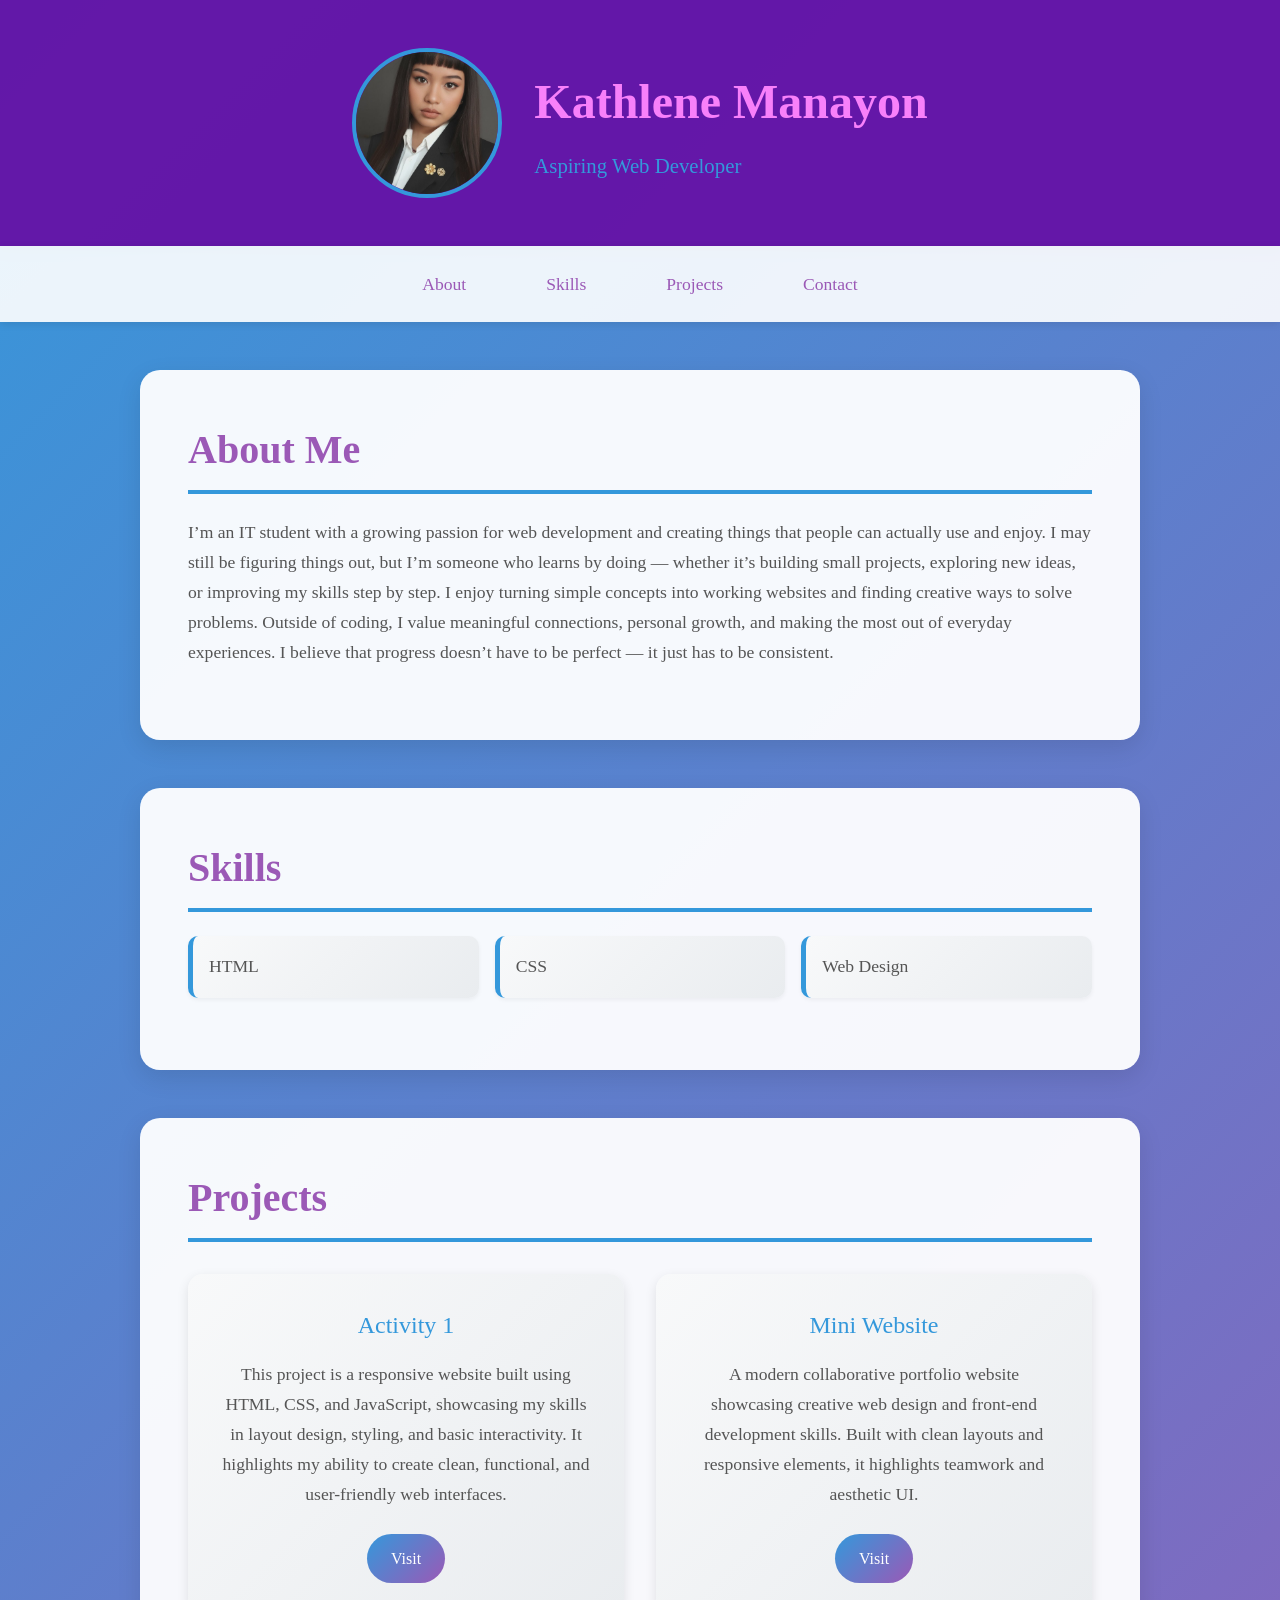
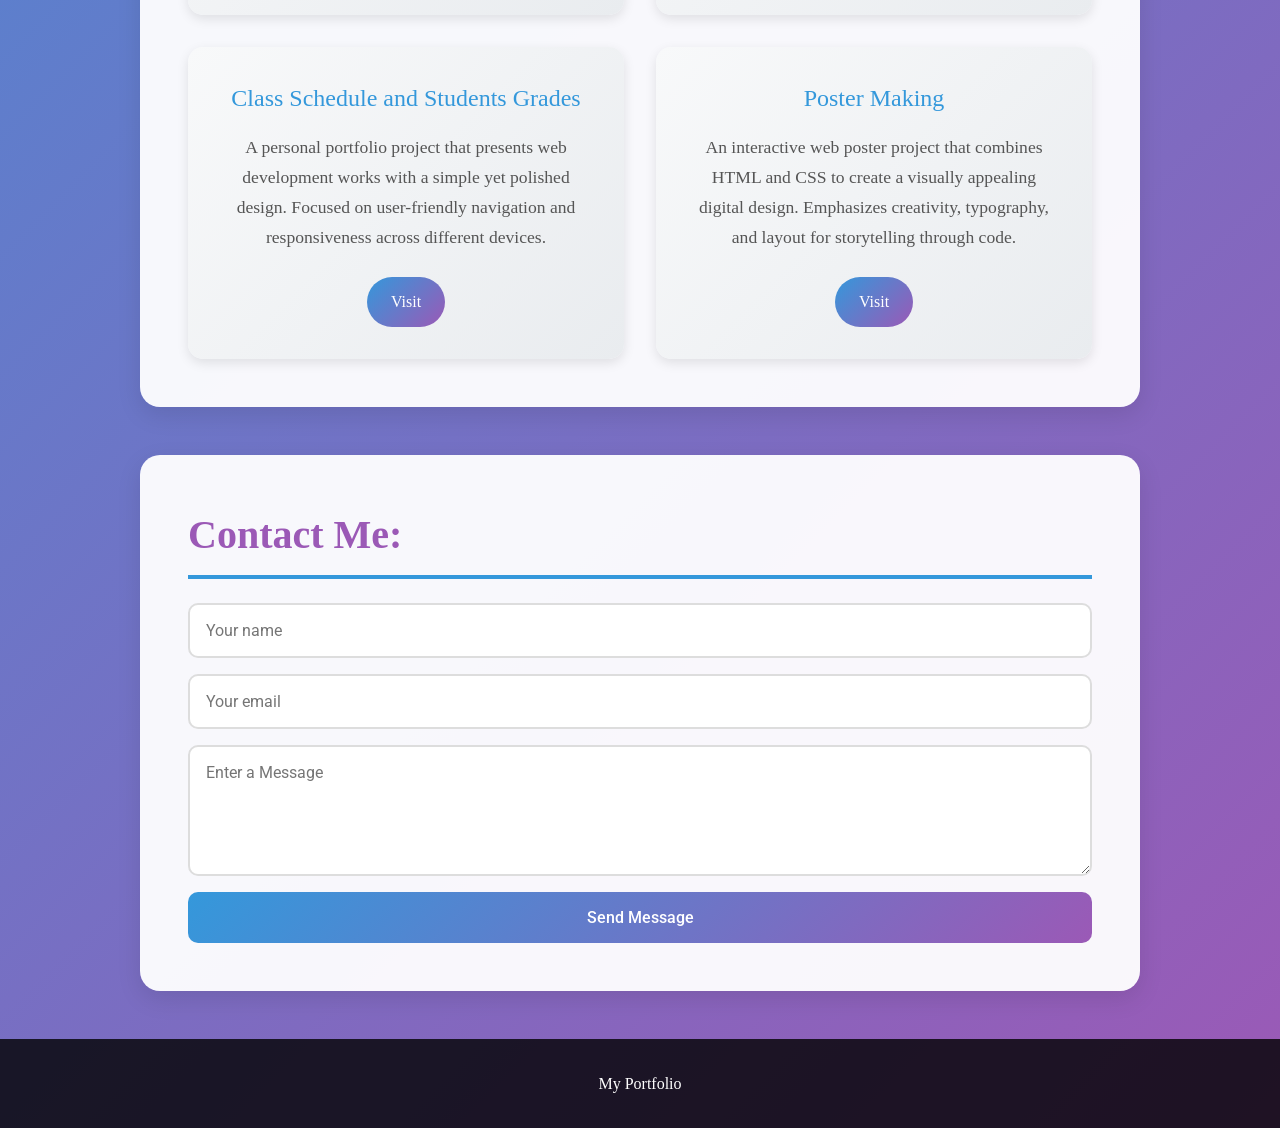
<file: index.html>
<!DOCTYPE html>
<html lang="en">
<head>
<meta charset="UTF-8">
<link rel="stylesheet" href="assets/style.css">
<link href="https://fonts.googleapis.com/css2?family=Roboto:wght@300;400;500;700&display=swap" rel="stylesheet">
<meta name="viewport" content="width=device-width, initial-scale=1.0">
<title>My Portfolio</title>
</head> 
<body> 
    <!-- Header--> 
    <header class="slide-in-left"> 
        <img src="pic1.jpg" alt="Profile Image" class="profile-img float">
        <div class="header-text">
            <h1> Kathlene Manayon </h1> 
            <p> Aspiring Web Developer</p>
        </div>
    </header>
    
    <!-- Navigation -->
    <nav> 
        <button class="hamburger" aria-label="Toggle navigation menu">
            <span></span>
            <span></span>
            <span></span>
        </button>
        <a href="#about">About</a> 
        <a href="#skills">Skills</a> 
        <a href="#projects">Projects</a> 
        <a href="#contact">Contact</a>
    </nav>
    
    <!-- About --> 
    <section id="about" class="fade-in-up" style="animation-delay: 0.5s;"> 
        <h2>About Me</h2 > 
        <p> I’m an IT student with a growing passion for web development and creating things that people can actually use and enjoy. I may still be figuring things out, but I’m someone who learns by doing — whether it’s building small projects, exploring new ideas, or improving my skills step by step. I enjoy turning simple concepts into working websites and finding creative ways to solve problems. Outside of coding, I value meaningful connections, personal growth, and making the most out of everyday experiences. I believe that progress doesn’t have to be perfect — it just has to be consistent.
        </p> 
    </section>
    
    <!-- Skills -->
    <section id="skills" class="fade-in-up" style="animation-delay: 1s;"> 
        <h2>Skills</h2> 
        <ul> 
            <li>HTML</li> 
            <li>CSS</li> 
            <li>Web Design</li> 
        </ul> 
    </section>
    
    <!-- Project --> 
    <section id="projects">
        <h2>Projects</h2> 
        <div class="projects-container">
            <div class="project-card">
                <h3>Activity 1</h3> 
                <p>This project is a responsive website built using HTML, CSS, and JavaScript, showcasing my skills in layout design, styling, and basic interactivity. It highlights my ability to create clean, functional, and user-friendly web interfaces.</p>
                <a href="activity 1.html" class="visit-btn">Visit</a>
            </div>
            <div class="project-card">
                <h3>Mini Website</h3> 
                <p>A modern collaborative portfolio website showcasing creative web design and front-end development skills. Built with clean layouts and responsive elements, it highlights teamwork and aesthetic UI.</p>
                <a href="home.html" class="visit-btn">Visit</a>
            </div>
            <div class="project-card">
                <h3>Class Schedule and Students Grades</h3> 
                <p>A personal portfolio project that presents web development works with a simple yet polished design. Focused on user-friendly navigation and responsiveness across different devices.</p>
                <a href="class schedule.html" class="visit-btn">Visit</a>
            </div>
            <div class="project-card">
                <h3>Poster Making</h3> 
                <p>An interactive web poster project that combines HTML and CSS to create a visually appealing digital design. Emphasizes creativity, typography, and layout for storytelling through code.</p>
                <a href="poster making.html" class="visit-btn">Visit</a>
        </div>
    </section> 
    
    <!-- Contact --> 
    <section id="contact"> 
        <h2>Contact Me:</h2> 
        <form> 
            <input type="text" placeholder="Your name" required> 
            <input type="email" placeholder="Your email" required> 
            <textarea rows="5" placeholder="Enter a Message"></textarea>
            <input type="submit" value="Send Message">
            </form> 
    </section>
    
    <footer> 
        <p> My Portfolio</p> 
    </footer>
    
    <script>
        const hamburger = document.querySelector('.hamburger');
        const nav = document.querySelector('nav');
        
        hamburger.addEventListener('click', () => {
            nav.classList.toggle('active');
            hamburger.classList.toggle('active');
        });
    </script>
    
    </body>
    </html>
</file>
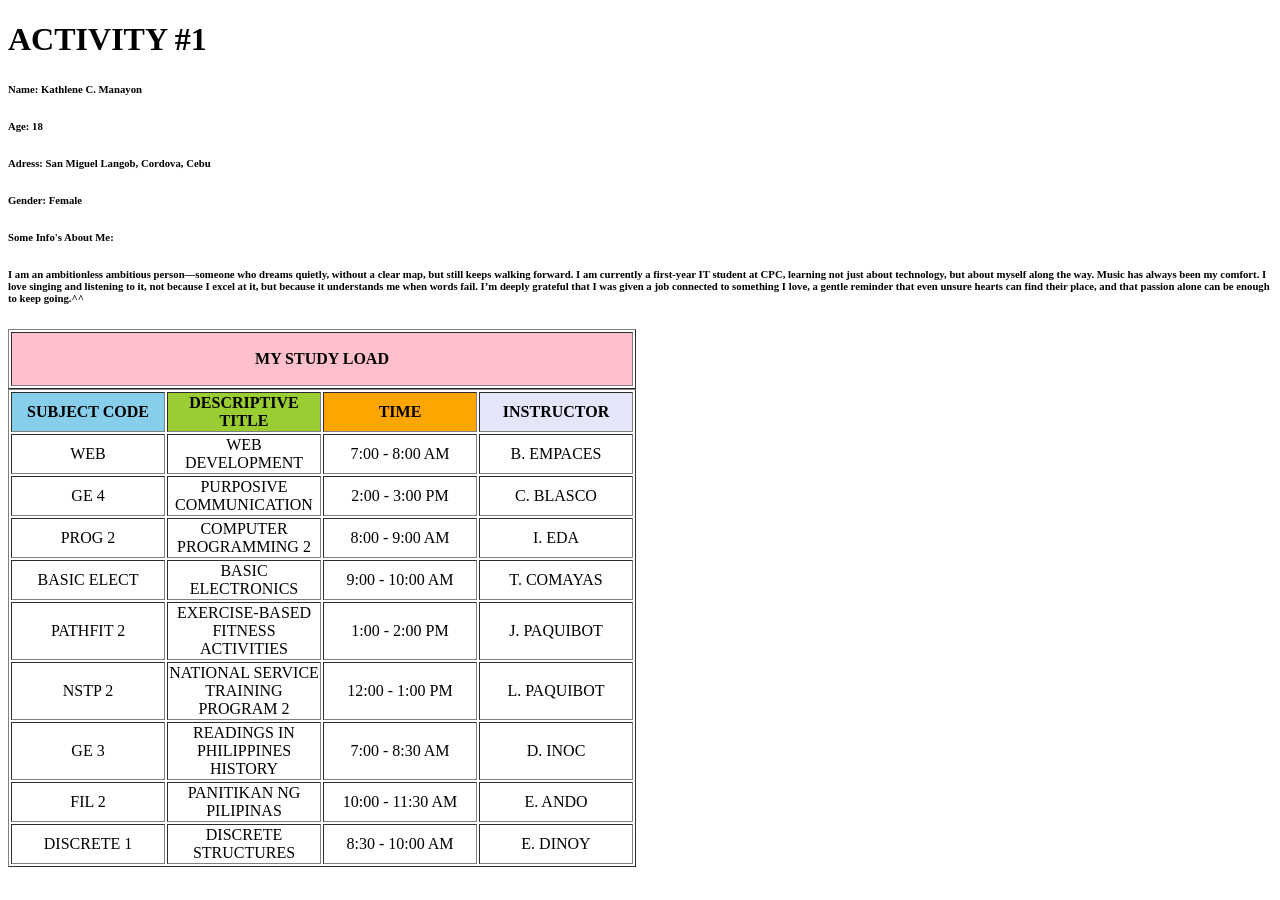
<file: activity 1.html>
<!DOCTYPE html>
<html lang="en">
<head>
    
    <title>WEB DEVELOPMENT</title>
</head>
    <h1>ACTIVITY #1</h1>
    <h6>Name: Kathlene C. Manayon</h6>
    <h6>Age: 18 
    <h6>Adress: San Miguel Langob, Cordova, Cebu</h6>
    <h6>Gender: Female</h6>
    <h6>Some Info's About Me:</h6>
    <h6>I am an ambitionless ambitious person—someone who dreams quietly, without a clear map, but still keeps walking forward. I am currently a first-year IT student at CPC, learning not just about technology, but about myself along the way. Music has always been my comfort. I love singing and listening to it, not because I excel at it, but because it understands me when words fail. I’m deeply grateful that I was given a job connected to something I love, a gentle reminder that even unsure hearts can find their place, and that passion alone can be enough to keep going.^^</h6>

  <table border="1px">
  <tr>
         
         <th bgcolor="pink" width="618px" height="50px">MY STUDY LOAD</th>
  </tr>
  </table>
 
  <table border="1px">
      
  <tr>

<th bgcolor="skyblue" width="150px" >SUBJECT CODE</th> 
<th bgcolor="yellowgreen" width="150px">DESCRIPTIVE TITLE</th>
<th bgcolor="orange" width="150px">TIME</th>
<th bgcolor="lavender"width="150px">INSTRUCTOR</th>
  </tr>
     
  <tr align="center">
          <td>WEB</td>
          <td>WEB DEVELOPMENT</td>
          <td>7:00 - 8:00 AM</td>
          <td>B. EMPACES</td>
  </tr>    
  
  <tr align="center">
          <td>GE 4</td>
          <td>PURPOSIVE COMMUNICATION</td>
          <td>2:00 - 3:00 PM</td>
          <td>C. BLASCO</td>
  </tr> 
  
  <tr align="center">
          <td>PROG 2</td>
          <td>COMPUTER PROGRAMMING 2</td>
          <td>8:00 - 9:00 AM</td>
          <td>I. EDA</td>
  </tr>                 
  
  <tr align="center">
          <td>BASIC ELECT</td>
          <td>BASIC ELECTRONICS</td>
          <td>9:00 - 10:00 AM</td>
          <td>T. COMAYAS</td>
  </tr>       

  <tr align="center">
          <td>PATHFIT 2</td>
          <td>EXERCISE-BASED FITNESS ACTIVITIES</td>
          <td>1:00 - 2:00 PM</td>
          <td>J. PAQUIBOT</td>
  </tr>       
 
  <tr align="center">
          <td>NSTP 2</td> 
          <td>NATIONAL SERVICE TRAINING PROGRAM 2</td>
          <td>12:00 - 1:00 PM</td>
          <td>L. PAQUIBOT</td>
  </tr>     
  
  <tr align="center">
          <td>GE 3</td>
          <td>READINGS IN PHILIPPINES HISTORY</td>
          <td>7:00 - 8:30 AM</td>
          <td>D. INOC</td>
  </tr>                
 
  <tr align="center">
          <td>FIL 2</td>
          <td>PANITIKAN NG PILIPINAS</td>
          <td>10:00 - 11:30 AM</td>
          <td>E. ANDO</td>
  </tr>       

  <tr align="center">
          <td>DISCRETE 1</td>
          <td>DISCRETE STRUCTURES</td>
          <td>8:30 - 10:00 AM</td>
          <td>E. DINOY</td>
  </tr>       

  </table>
     
</body>
</html>
</file>
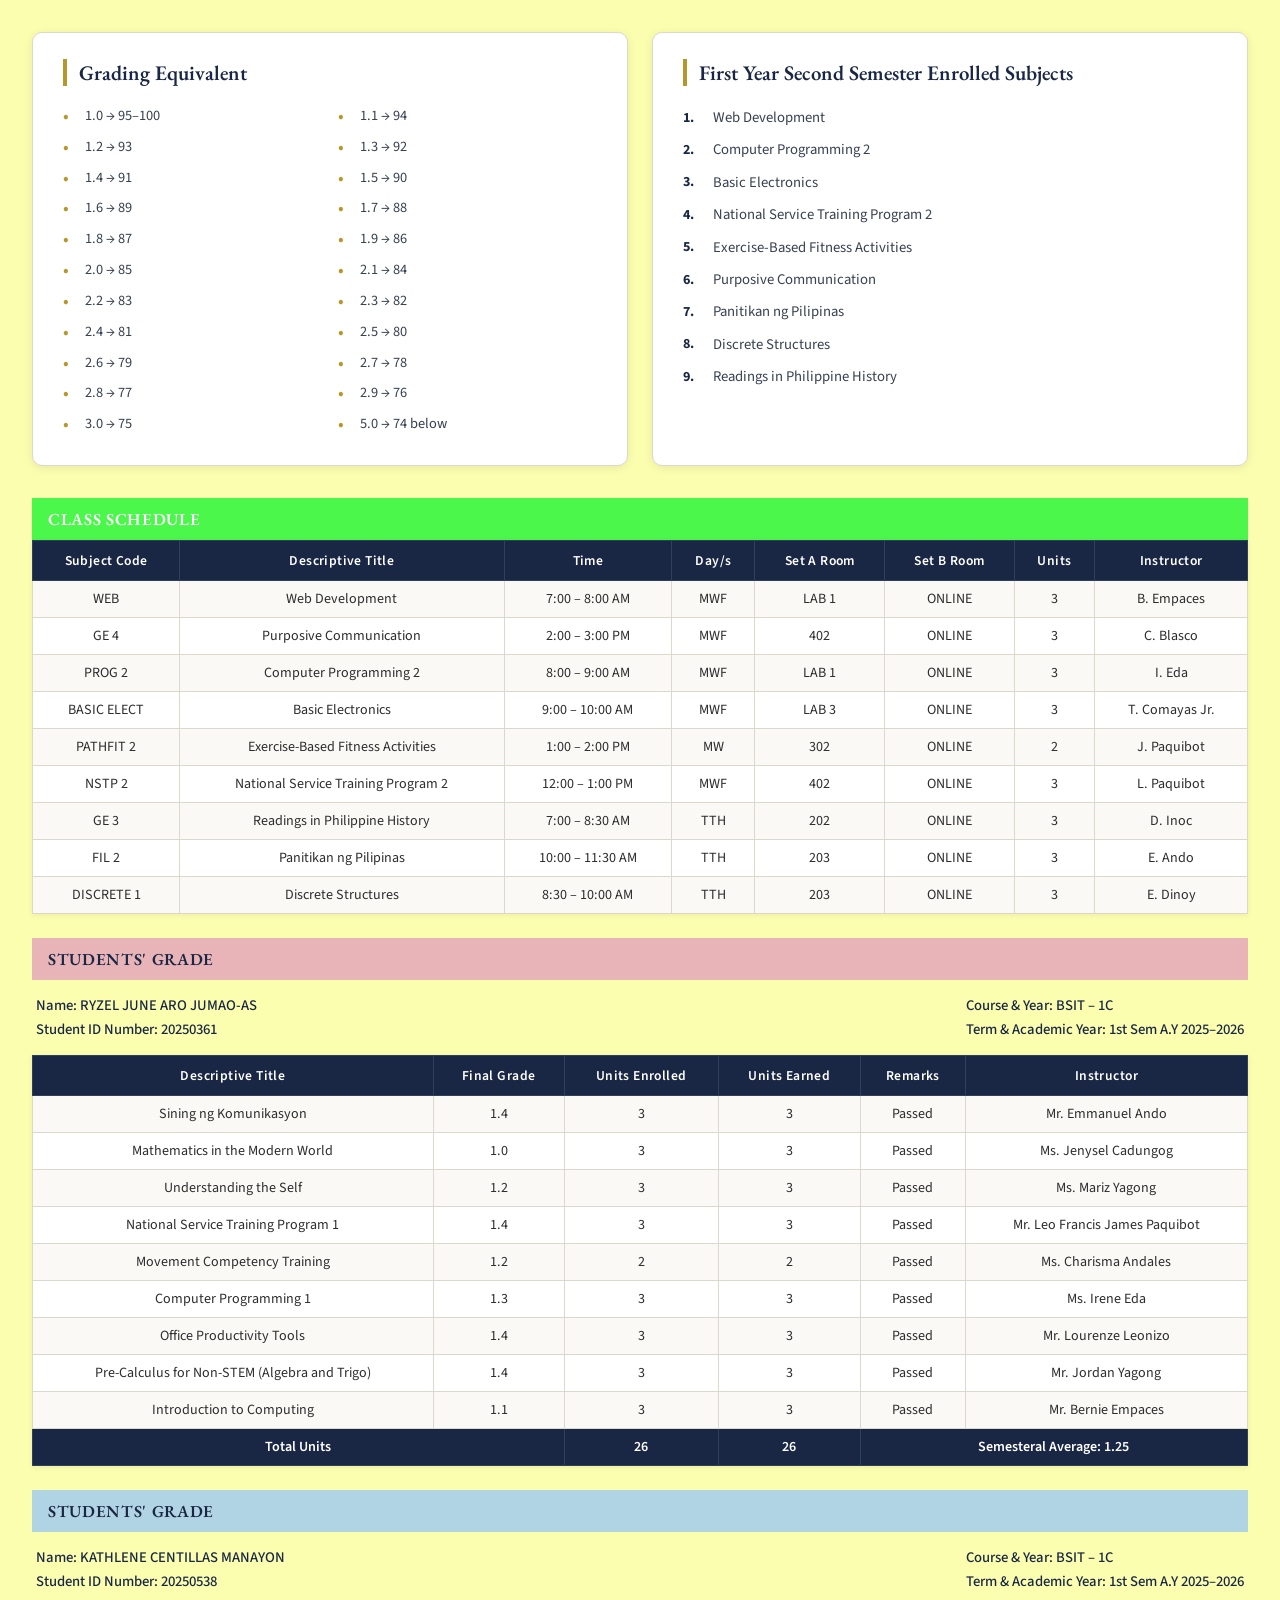
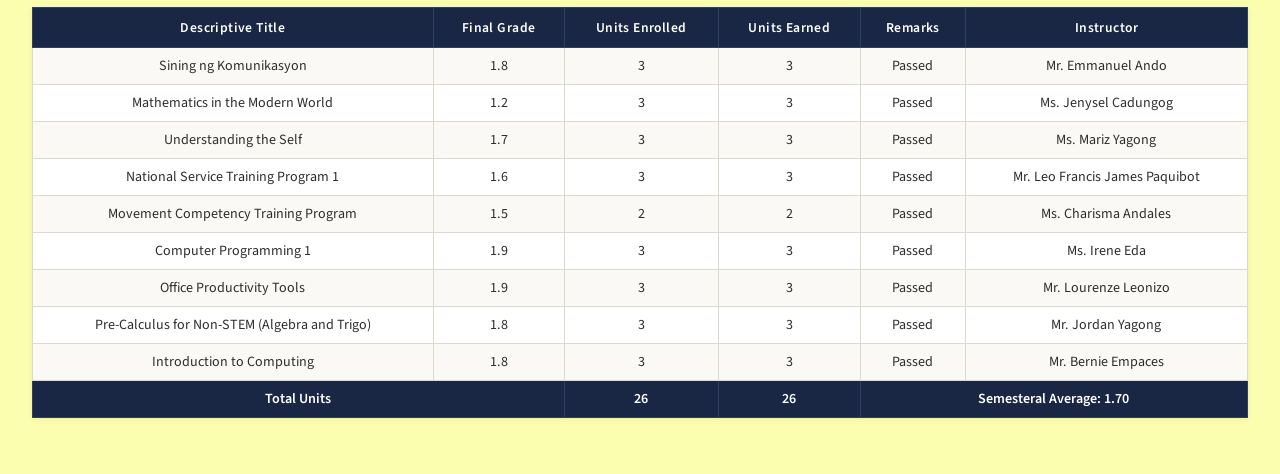
<file: class schedule.html>
<!DOCTYPE html>
<html lang="en">
<head>
  <meta charset="UTF-8"/>
  <meta name="viewport" content="width=device-width, initial-scale=1.0"/>
  <title>Class Schedule and Student Grades</title>
  <link href="https://fonts.googleapis.com/css2?family=EB+Garamond:wght@400;500;600&family=Source+Sans+3:wght@400;500;600&display=swap" rel="stylesheet">
  <style>
    :root {
      --navy: #1a2744;
      --gold: #b8972a;
      --white: #ffffff;
      --bg: #f5f3ee;
      --border: #ddd8cc;
      --text: #2d2d2d;
      --muted: #374151;
    }

    * { box-sizing: border-box; margin: 0; padding: 0; }

    body {
      background-color:#fbfeaf;
      font-family: 'Source Sans 3', sans-serif;
      color: var(--text);
      padding: 2rem;
    }

    /* ── CARDS GRID ── */
    .list-grid {
      display: grid;
      grid-template-columns: 1fr 1fr;
      gap: 24px;
      margin-bottom: 2rem;
    }

    .list-card {
      background: var(--white);
      border: 1px solid var(--border);
      border-radius: 10px;
      padding: 26px 30px;
      box-shadow: 0 2px 10px rgba(0,0,0,0.08);
    }

    .list-card h2 {
      font-family: 'EB Garamond', serif;
      font-size: 1.3rem;
      font-weight: 600;
      color: var(--navy);
      margin-bottom: 1rem;
      padding-left: 12px;
      border-left: 4px solid var(--gold);
    }

    /* ── GRADING EQUIVALENT — two-column bullet list ── */
    .grading-list {
      list-style: none;
      padding: 0;
      display: grid;
      grid-template-columns: 1fr 1fr;
      gap: 2px 16px;
    }

    .grading-list li {
      display: flex;
      align-items: center;
      gap: 8px;
      font-size: 0.9rem;
      color: var(--muted);
      line-height: 2;
    }

    .grading-list li::before {
      content: "•";
      color: var(--gold);
      font-size: 1.3em;
      line-height: 1;
      min-width: 14px;
    }

    /* ── ENROLLED SUBJECTS — numbered list ── */
    .subject-list {
      list-style: none;
      padding: 0;
      counter-reset: subject-counter;
    }

    .subject-list li {
      display: flex;
      align-items: center;
      gap: 10px;
      font-size: 0.92rem;
      color: var(--muted);
      line-height: 2.2;
      counter-increment: subject-counter;
    }

    .subject-list li::before {
      content: counter(subject-counter) ".";
      font-weight: 700;
      color: var(--navy);
      min-width: 20px;
      font-size: 0.88rem;
    }

    /* ── SECTION HEADER TABLES ── */
    .section-header {
      width: 100%;
      border-collapse: collapse;
      margin: 1.5rem 0 0 0;
    }

    .section-header th {
      padding: 10px 16px;
      font-family: 'EB Garamond', serif;
      font-size: 1.05rem;
      font-weight: 600;
      letter-spacing: 0.04em;
      text-align: left;
      color: var(--navy);
      border: none;
    }

    .section-header.schedule th { background-color: #4cf74c; color: #fff; }
    .section-header.grades-pink th { background-color: #e8b4b8; color: var(--navy); }
    .section-header.grades-blue th { background-color: #b0d4e3; color: var(--navy); }

    /* ── MAIN DATA TABLE ── */
    .data-table {
      width: 100%;
      border-collapse: collapse;
      background: var(--white);
      margin-bottom: 1.5rem;
      box-shadow: 0 1px 6px rgba(0,0,0,0.07);
    }

    .data-table th {
      background-color: var(--navy);
      color: var(--white);
      font-family: 'Source Sans 3', sans-serif;
      font-weight: 600;
      font-size: 0.85rem;
      padding: 10px 12px;
      text-align: center;
      border: 1px solid #2f3f60;
      letter-spacing: 0.03em;
    }

    .data-table td {
      border: 1px solid var(--border);
      padding: 8px 12px;
      text-align: center;
      font-size: 0.88rem;
      color: var(--text);
    }

    .data-table tr:nth-child(even) td { background-color: #faf9f6; }
    .data-table tr:hover td { background-color: #f0ede5; transition: background 0.15s; }

    .data-table tfoot td {
      background-color: var(--navy);
      color: var(--white);
      font-weight: 600;
      font-size: 0.88rem;
      border-color: #2f3f60;
    }

    /* ── STUDENT INFO BLOCK ── */
    .student-info {
      display: flex;
      justify-content: space-between;
      padding: 12px 4px;
      font-size: 0.92rem;
    }

    .student-info p { margin: 3px 0; color: var(--navy); font-weight: 500; }
  </style>
</head>
<body>

  <!-- ── TOP CARDS ── -->
  <div class="list-grid">
    <div class="list-card">
      <h2>Grading Equivalent</h2>
      <ul class="grading-list">
        <li>1.0 → 95–100</li>
        <li>1.1 → 94</li>
        <li>1.2 → 93</li>
        <li>1.3 → 92</li>
        <li>1.4 → 91</li>
        <li>1.5 → 90</li>
        <li>1.6 → 89</li>
        <li>1.7 → 88</li>
        <li>1.8 → 87</li>
        <li>1.9 → 86</li>
        <li>2.0 → 85</li>
        <li>2.1 → 84</li>
        <li>2.2 → 83</li>
        <li>2.3 → 82</li>
        <li>2.4 → 81</li>
        <li>2.5 → 80</li>
        <li>2.6 → 79</li>
        <li>2.7 → 78</li>
        <li>2.8 → 77</li>
        <li>2.9 → 76</li>
        <li>3.0 → 75</li>
        <li>5.0 → 74 below</li>
      </ul>
    </div>

    <div class="list-card">
      <h2>First Year Second Semester Enrolled Subjects</h2>
      <ol class="subject-list">
        <li>Web Development</li>
        <li>Computer Programming 2</li>
        <li>Basic Electronics</li>
        <li>National Service Training Program 2</li>
        <li>Exercise-Based Fitness Activities</li>
        <li>Purposive Communication</li>
        <li>Panitikan ng Pilipinas</li>
        <li>Discrete Structures</li>
        <li>Readings in Philippine History</li>
      </ol>
    </div>
  </div>

  <!-- ── CLASS SCHEDULE ── -->
  <table class="section-header schedule">
    <tr><th>CLASS SCHEDULE</th></tr>
  </table>

  <table class="data-table">
    <tr>
      <th>Subject Code</th>
      <th>Descriptive Title</th>
      <th>Time</th>
      <th>Day/s</th>
      <th>Set A Room</th>
      <th>Set B Room</th>
      <th>Units</th>
      <th>Instructor</th>
    </tr>
    <tr><td>WEB</td><td>Web Development</td><td>7:00 – 8:00 AM</td><td>MWF</td><td>LAB 1</td><td>ONLINE</td><td>3</td><td>B. Empaces</td></tr>
    <tr><td>GE 4</td><td>Purposive Communication</td><td>2:00 – 3:00 PM</td><td>MWF</td><td>402</td><td>ONLINE</td><td>3</td><td>C. Blasco</td></tr>
    <tr><td>PROG 2</td><td>Computer Programming 2</td><td>8:00 – 9:00 AM</td><td>MWF</td><td>LAB 1</td><td>ONLINE</td><td>3</td><td>I. Eda</td></tr>
    <tr><td>BASIC ELECT</td><td>Basic Electronics</td><td>9:00 – 10:00 AM</td><td>MWF</td><td>LAB 3</td><td>ONLINE</td><td>3</td><td>T. Comayas Jr.</td></tr>
    <tr><td>PATHFIT 2</td><td>Exercise-Based Fitness Activities</td><td>1:00 – 2:00 PM</td><td>MW</td><td>302</td><td>ONLINE</td><td>2</td><td>J. Paquibot</td></tr>
    <tr><td>NSTP 2</td><td>National Service Training Program 2</td><td>12:00 – 1:00 PM</td><td>MWF</td><td>402</td><td>ONLINE</td><td>3</td><td>L. Paquibot</td></tr>
    <tr><td>GE 3</td><td>Readings in Philippine History</td><td>7:00 – 8:30 AM</td><td>TTH</td><td>202</td><td>ONLINE</td><td>3</td><td>D. Inoc</td></tr>
    <tr><td>FIL 2</td><td>Panitikan ng Pilipinas</td><td>10:00 – 11:30 AM</td><td>TTH</td><td>203</td><td>ONLINE</td><td>3</td><td>E. Ando</td></tr>
    <tr><td>DISCRETE 1</td><td>Discrete Structures</td><td>8:30 – 10:00 AM</td><td>TTH</td><td>203</td><td>ONLINE</td><td>3</td><td>E. Dinoy</td></tr>
  </table>

  <!-- ── STUDENT 1 GRADES ── -->
  <table class="section-header grades-pink">
    <tr><th>STUDENTS' GRADE</th></tr>
  </table>

  <div class="student-info">
    <div>
      <p>Name: RYZEL JUNE ARO JUMAO-AS</p>
      <p>Student ID Number: 20250361</p>
    </div>
    <div>
      <p>Course &amp; Year: BSIT – 1C</p>
      <p>Term &amp; Academic Year: 1st Sem A.Y 2025–2026</p>
    </div>
  </div>

  <table class="data-table">
    <tr>
      <th>Descriptive Title</th>
      <th>Final Grade</th>
      <th>Units Enrolled</th>
      <th>Units Earned</th>
      <th>Remarks</th>
      <th>Instructor</th>
    </tr>
    <tr><td>Sining ng Komunikasyon</td><td>1.4</td><td>3</td><td>3</td><td>Passed</td><td>Mr. Emmanuel Ando</td></tr>
    <tr><td>Mathematics in the Modern World</td><td>1.0</td><td>3</td><td>3</td><td>Passed</td><td>Ms. Jenysel Cadungog</td></tr>
    <tr><td>Understanding the Self</td><td>1.2</td><td>3</td><td>3</td><td>Passed</td><td>Ms. Mariz Yagong</td></tr>
    <tr><td>National Service Training Program 1</td><td>1.4</td><td>3</td><td>3</td><td>Passed</td><td>Mr. Leo Francis James Paquibot</td></tr>
    <tr><td>Movement Competency Training</td><td>1.2</td><td>2</td><td>2</td><td>Passed</td><td>Ms. Charisma Andales</td></tr>
    <tr><td>Computer Programming 1</td><td>1.3</td><td>3</td><td>3</td><td>Passed</td><td>Ms. Irene Eda</td></tr>
    <tr><td>Office Productivity Tools</td><td>1.4</td><td>3</td><td>3</td><td>Passed</td><td>Mr. Lourenze Leonizo</td></tr>
    <tr><td>Pre-Calculus for Non-STEM (Algebra and Trigo)</td><td>1.4</td><td>3</td><td>3</td><td>Passed</td><td>Mr. Jordan Yagong</td></tr>
    <tr><td>Introduction to Computing</td><td>1.1</td><td>3</td><td>3</td><td>Passed</td><td>Mr. Bernie Empaces</td></tr>
    <tfoot>
      <tr>
        <td colspan="2">Total Units</td>
        <td>26</td>
        <td>26</td>
        <td colspan="2">Semesteral Average: 1.25</td>
      </tr>
    </tfoot>
  </table>

  <!-- ── STUDENT 2 GRADES ── -->
  <table class="section-header grades-blue">
    <tr><th>STUDENTS' GRADE</th></tr>
  </table>

  <div class="student-info">
    <div>
      <p>Name: KATHLENE CENTILLAS MANAYON</p>
      <p>Student ID Number: 20250538</p>
    </div>
    <div>
      <p>Course &amp; Year: BSIT – 1C</p>
      <p>Term &amp; Academic Year: 1st Sem A.Y 2025–2026</p>
    </div>
  </div>

  <table class="data-table">
    <tr>
      <th>Descriptive Title</th>
      <th>Final Grade</th>
      <th>Units Enrolled</th>
      <th>Units Earned</th>
      <th>Remarks</th>
      <th>Instructor</th>
    </tr>
    <tr><td>Sining ng Komunikasyon</td><td>1.8</td><td>3</td><td>3</td><td>Passed</td><td>Mr. Emmanuel Ando</td></tr>
    <tr><td>Mathematics in the Modern World</td><td>1.2</td><td>3</td><td>3</td><td>Passed</td><td>Ms. Jenysel Cadungog</td></tr>
    <tr><td>Understanding the Self</td><td>1.7</td><td>3</td><td>3</td><td>Passed</td><td>Ms. Mariz Yagong</td></tr>
    <tr><td>National Service Training Program 1</td><td>1.6</td><td>3</td><td>3</td><td>Passed</td><td>Mr. Leo Francis James Paquibot</td></tr>
    <tr><td>Movement Competency Training Program</td><td>1.5</td><td>2</td><td>2</td><td>Passed</td><td>Ms. Charisma Andales</td></tr>
    <tr><td>Computer Programming 1</td><td>1.9</td><td>3</td><td>3</td><td>Passed</td><td>Ms. Irene Eda</td></tr>
    <tr><td>Office Productivity Tools</td><td>1.9</td><td>3</td><td>3</td><td>Passed</td><td>Mr. Lourenze Leonizo</td></tr>
    <tr><td>Pre-Calculus for Non-STEM (Algebra and Trigo)</td><td>1.8</td><td>3</td><td>3</td><td>Passed</td><td>Mr. Jordan Yagong</td></tr>
    <tr><td>Introduction to Computing</td><td>1.8</td><td>3</td><td>3</td><td>Passed</td><td>Mr. Bernie Empaces</td></tr>
    <tfoot>
      <tr>
        <td colspan="2">Total Units</td>
        <td>26</td>
        <td>26</td>
        <td colspan="2">Semesteral Average: 1.70</td>
      </tr>
    </tfoot>
  </table>

</body>
</html>
</file>
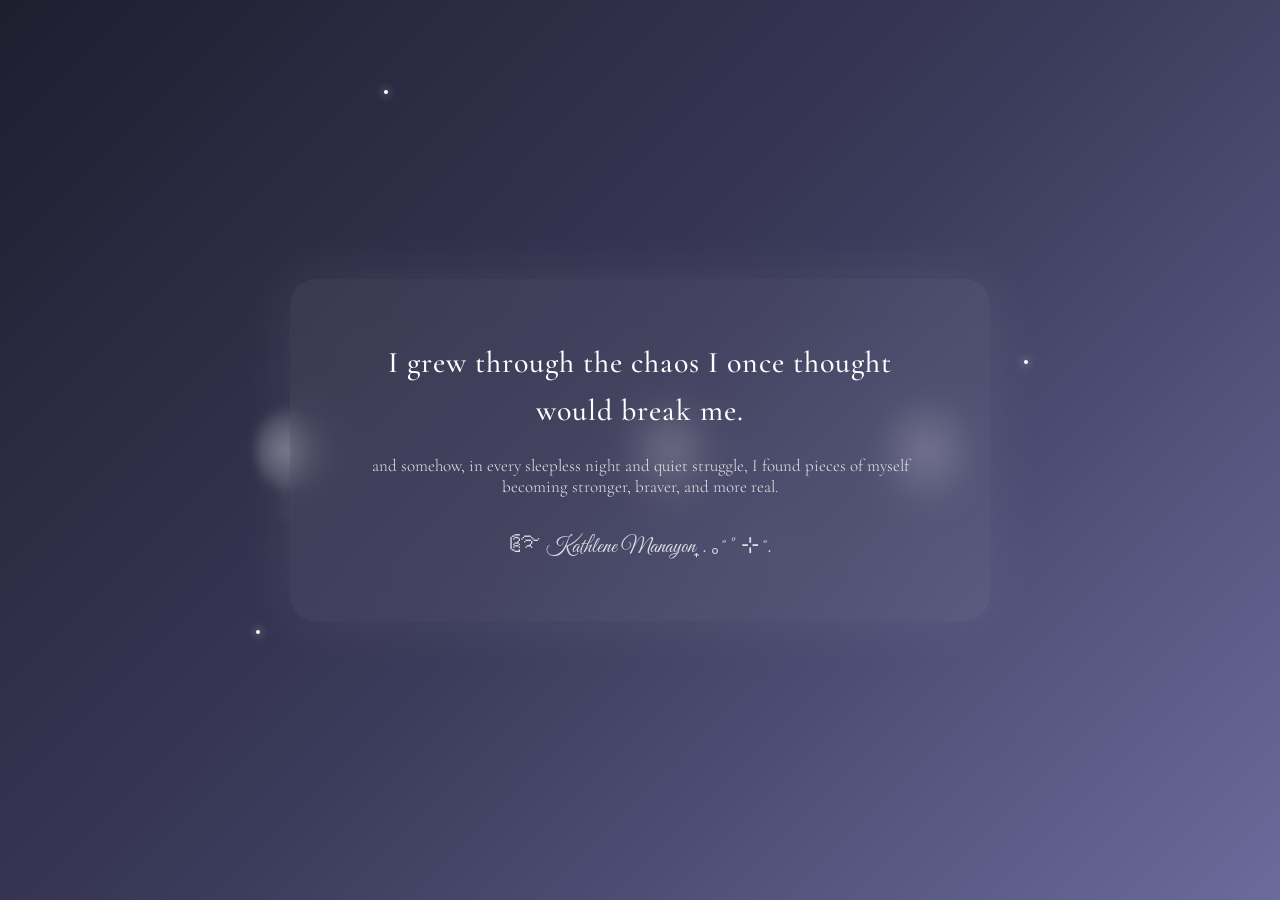
<file: poster making.html>
<!DOCTYPE html>
<html lang="en">
<head>
    <meta charset="UTF-8">
    <title>Ethereal Poster</title>

    <!-- Link to CSS -->
    <link rel="stylesheet" href="poster.css">

    <!-- Google Fonts -->
    <link href="https://fonts.googleapis.com/css2?family=Cormorant+Garamond:wght@300;500&family=Great+Vibes&display=swap" rel="stylesheet">
</head>

<body>

<!-- Floating Jellyfish -->
<div class="jellyfish" style="left: 20%; animation-delay: 0s;"></div>
<div class="jellyfish" style="left: 70%; animation-delay: 3s;"></div>
<div class="jellyfish" style="left: 50%; animation-delay: 6s;"></div>

<!-- Sparkles -->
<div class="sparkle" style="top: 10%; left: 30%;"></div>
<div class="sparkle" style="top: 40%; left: 80%;"></div>
<div class="sparkle" style="top: 70%; left: 20%;"></div>
<div class="sparkle" style="top: 60%; left: 60%;"></div>

<!-- Poster Content -->
<div class="poster">
    <div class="quote">
        I grew through the chaos I once thought would break me.
    </div>

    <div class="subtext">
        and somehow, in every sleepless night and quiet struggle,
        I found pieces of myself becoming stronger, braver, and more real.
    </div>

    <div class="name">
        ༊࿐ Kathlene Manayon ͎. ｡˚ ° ⊹ ˚.
    </div>
</div>

</body>
</html>
</file>
<file: assets/style.css>
/* Reset and base styles */
* {
    margin: 0;
    padding: 0;
    box-sizing: border-box;
}

html {
    scroll-behavior: smooth;
}

body {
    font-family: 'Impact', fantasy;
    line-height: 1.6;
    color: #333;
    background: linear-gradient(135deg, #3498db 0%, #9b59b6 100%);
    min-height: 100vh;
    padding: 0;
    margin: 0;
}

header {
    background: rgba(102, 17, 166, 0.95);
    padding: 3rem 2rem;
    text-align: center;
    box-shadow: 0 4px 12px rgba(0, 0, 0, 0.15);
    border-radius: 0 0 0px 0px;
    display: flex;
    align-items: center;
    justify-content: center;
    gap: 2rem;
}

.profile-img {
    width: 150px;
    height: 150px;
    border-radius: 50%;
    object-fit: cover;
    border: 4px solid #3498db;
    transition: transform 0.3s ease, box-shadow 0.3s ease;
}

.profile-img:hover {
    transform: scale(1.1);
    box-shadow: 0 8px 16px rgba(52, 152, 219, 0.4);
}

.header-text {
    text-align: left;
}

header h1 {
    font-size: 3rem;
    color: #f880fa;
    margin-bottom: 0.5rem;
    font-weight: 700;
}

header p {
    font-size: 1.3rem;
    color: #3498db;
    font-weight: 500;
}

nav {
    background: rgba(255, 255, 255, 0.9);
    padding: 1rem 2rem;
    position: sticky;
    top: 0;
    z-index: 100;
    box-shadow: 0 2px 8px rgba(0, 0, 0, 0.1);
    display: flex;
    justify-content: center;
    align-items: center;
}

nav a {
    color: #9b59b6;
    text-decoration: none;
    margin: 0 1.5rem;
    font-weight: 500;
    font-size: 1.1rem;
    transition: all 0.3s ease;
    padding: 0.5rem 1rem;
    border-radius: 25px;
}

nav a:hover {
    color: #fff;
    background: #3498db;
    transform: translateY(-2px);
}

.hamburger {
    display: none;
    flex-direction: column;
    background: none;
    border: none;
    cursor: pointer;
    padding: 0.5rem;
    margin-right: auto;
}

.hamburger span {
    width: 25px;
    height: 3px;
    background: #9b59b6;
    margin: 3px 0;
    transition: 0.3s;
}

.hamburger.active span:nth-child(1) {
    transform: rotate(-45deg) translate(-5px, 6px);
}

.hamburger.active span:nth-child(2) {
    opacity: 0;
}

.hamburger.active span:nth-child(3) {
    transform: rotate(45deg) translate(-5px, -6px);
}

section {
    max-width: 1000px;
    margin: 3rem auto;
    padding: 3rem;
    background: rgba(255, 255, 255, 0.95);
    border-radius: 20px;
    box-shadow: 0 8px 24px rgba(0, 0, 0, 0.1);
    margin-bottom: 3rem;
}

section h2 {
    color: #9b59b6;
    border-bottom: 4px solid #3498db;
    padding-bottom: 0.5rem;
    margin-bottom: 1.5rem;
    font-size: 2.5rem;
    font-weight: 700;
}

section h3 {
    color: #3498db;
    margin-bottom: 1rem;
    font-size: 1.8rem;
    font-weight: 500;
}

section p, section ul {
    margin-bottom: 1.5rem;
    color: #555;
    font-size: 1.1rem;
    line-height: 1.7;
}

section ul {
    list-style-type: none;
    padding-left: 0;
    display: grid;
    grid-template-columns: repeat(auto-fit, minmax(200px, 1fr));
    gap: 1rem;
}

section li {
    background: linear-gradient(135deg, #f8f9fa 0%, #e9ecef 100%);
    margin: 0;
    padding: 1rem;
    border-left: 5px solid #3498db;
    border-radius: 10px;
    box-shadow: 0 2px 4px rgba(0, 0, 0, 0.05);
    transition: transform 0.3s ease;
}

section li:hover {
    transform: translateY(-5px);
}

/* Form styling */
form {
    display: flex;
    flex-direction: column;
    gap: 1rem;
}

input, textarea {
    padding: 1rem;
    border: 2px solid #ddd;
    border-radius: 10px;
    font-family: 'Roboto', sans-serif;
    font-size: 1rem;
    transition: border-color 0.3s ease;
}

input:focus, textarea:focus {
    outline: none;
    border-color: #3498db;
}

input[type="submit"] {
    background: linear-gradient(135deg, #3498db 0%, #9b59b6 100%);
    color: white;
    border: none;
    cursor: pointer;
    font-weight: 500;
    transition: transform 0.3s ease;
}

input[type="submit"]:hover {
    transform: translateY(-2px);
    box-shadow: 0 4px 12px rgba(155, 89, 182, 0.3);
}

footer {
    background: rgba(0, 0, 0, 0.8);
    color: white;
    text-align: center;
    padding: 2rem;
    margin-top: 3rem;
}

/* Project cards */
.projects-container {
    display: grid;
    grid-template-columns: repeat(auto-fit, minmax(300px, 1fr));
    gap: 2rem;
    margin-top: 2rem;
}

.project-card {
    background: linear-gradient(135deg, #f8f9fa 0%, #e9ecef 100%);
    padding: 2rem;
    border-radius: 15px;
    box-shadow: 0 4px 12px rgba(0, 0, 0, 0.1);
    transition: transform 0.3s ease, box-shadow 0.3s ease;
    text-align: center;
}

.project-card:hover {
    transform: translateY(-10px);
    box-shadow: 0 8px 24px rgba(0, 0, 0, 0.15);
}

.project-card h3 {
    color: #3498db;
    margin-bottom: 1rem;
    font-size: 1.5rem;
}

.project-card p {
    margin-bottom: 1.5rem;
    color: #555;
}

.visit-btn {
    display: inline-block;
    background: linear-gradient(135deg, #3498db 0%, #9b59b6 100%);
    color: white;
    padding: 0.75rem 1.5rem;
    text-decoration: none;
    border-radius: 25px;
    font-weight: 500;
    transition: transform 0.3s ease, box-shadow 0.3s ease;
}

.visit-btn:hover {
    transform: translateY(-2px);
    box-shadow: 0 4px 12px rgba(52, 152, 219, 0.3);
}

/* Animations */
@keyframes fadeInUp {
    from {
        opacity: 0;
        transform: translateY(50px);
    }
    to {
        opacity: 1;
        transform: translateY(0);
    }
}

@keyframes slideInLeft {
    from {
        opacity: 0;
        transform: translateX(-50px);
    }
    to {
        opacity: 1;
        transform: translateX(0);
    }
}

@keyframes float {
    0%, 100% {
        transform: translateY(0);
    }
    50% {
        transform: translateY(-10px);
    }
}

.fade-in-up {
    opacity: 0;
    animation: fadeInUp 1s ease-out forwards;
}

.slide-in-left {
    opacity: 0;
    animation: slideInLeft 1s ease-out forwards;
}

.float {
    animation: float 3s ease-in-out infinite;
}

/* Responsive design */
@media (max-width: 768px) {
    header {
        flex-direction: column;
        gap: 1rem;
    }

    .profile-img {
        width: 100px;
        height: 100px;
    }

    nav {
        flex-direction: column;
        padding: 0.5rem 1rem;
    }

    nav a {
        display: none;
        margin: 0.5rem 0;
        width: 100%;
        text-align: center;
    }

    .hamburger {
        display: flex;
    }

    nav.active a {
        display: block;
    }

    section {
        margin: 2rem 1rem;
        padding: 2rem 1.5rem;
    }

    section h2 {
        font-size: 2rem;
    }

    section ul {
        grid-template-columns: 1fr;
    }
}

@media (max-width: 480px) {
    header {
        padding: 2rem 1rem;
    }

    header h1 {
        font-size: 2rem;
    }

    section {
        margin: 1rem 0.5rem;
        padding: 1.5rem 1rem;
    }

    section h2 {
        font-size: 1.8rem;
    }

    form {
        gap: 0.8rem;
    }

    input, textarea {
        padding: 0.8rem;
    }
}
</file>
<file: poster.css>
* {
    margin: 0;
    padding: 0;
    box-sizing: border-box;
}

body {
    height: 100vh;
    overflow: hidden;
    display: flex;
    justify-content: center;
    align-items: center;

    background: linear-gradient(135deg, #1e1e2f, #3a3a5a, #6b6b9c);
    font-family: 'Cormorant Garamond', serif;
    color: #fff;
}

.poster {
    position: relative;
    max-width: 700px;
    padding: 60px;
    text-align: center;

    background: rgba(255, 255, 255, 0.06);
    backdrop-filter: blur(20px);
    border-radius: 25px;
    box-shadow: 0 0 60px rgba(255,255,255,0.08);
    z-index: 2;
}

.quote {
    font-size: 30px;
    line-height: 1.6;
    font-weight: 500;
    margin-bottom: 20px;
    letter-spacing: 1px;
}

.subtext {
    font-size: 17px;
    font-weight: 300;
    opacity: 0.85;
    margin-bottom: 35px;
}

.name {
    font-family: 'Great Vibes', cursive;
    font-size: 22px;
    opacity: 0.8;
}

/* Jellyfish */
.jellyfish {
    position: absolute;
    width: 60px;
    height: 80px;
    background: radial-gradient(circle, rgba(255,255,255,0.7), transparent);
    border-radius: 50%;
    filter: blur(6px);
    animation: floatUp 10s infinite ease-in-out;
    opacity: 0.5;
}

.jellyfish::after {
    content: '';
    position: absolute;
    width: 2px;
    height: 40px;
    background: rgba(255,255,255,0.4);
    left: 50%;
    top: 70px;
    transform: translateX(-50%);
}

/* Sparkles */
.sparkle {
    position: absolute;
    width: 4px;
    height: 4px;
    background: white;
    border-radius: 50%;
    box-shadow: 0 0 10px white;
    animation: twinkle 4s infinite alternate;
}

/* Animations */
@keyframes floatUp {
    0% {
        transform: translateY(100vh) translateX(0);
        opacity: 0;
    }
    50% {
        opacity: 0.6;
    }
    100% {
        transform: translateY(-100px) translateX(30px);
        opacity: 0;
    }
}

@keyframes twinkle {
    from {
        opacity: 0.2;
        transform: scale(0.8);
    }
    to {
        opacity: 1;
        transform: scale(1.4);
    }
}
</file>
